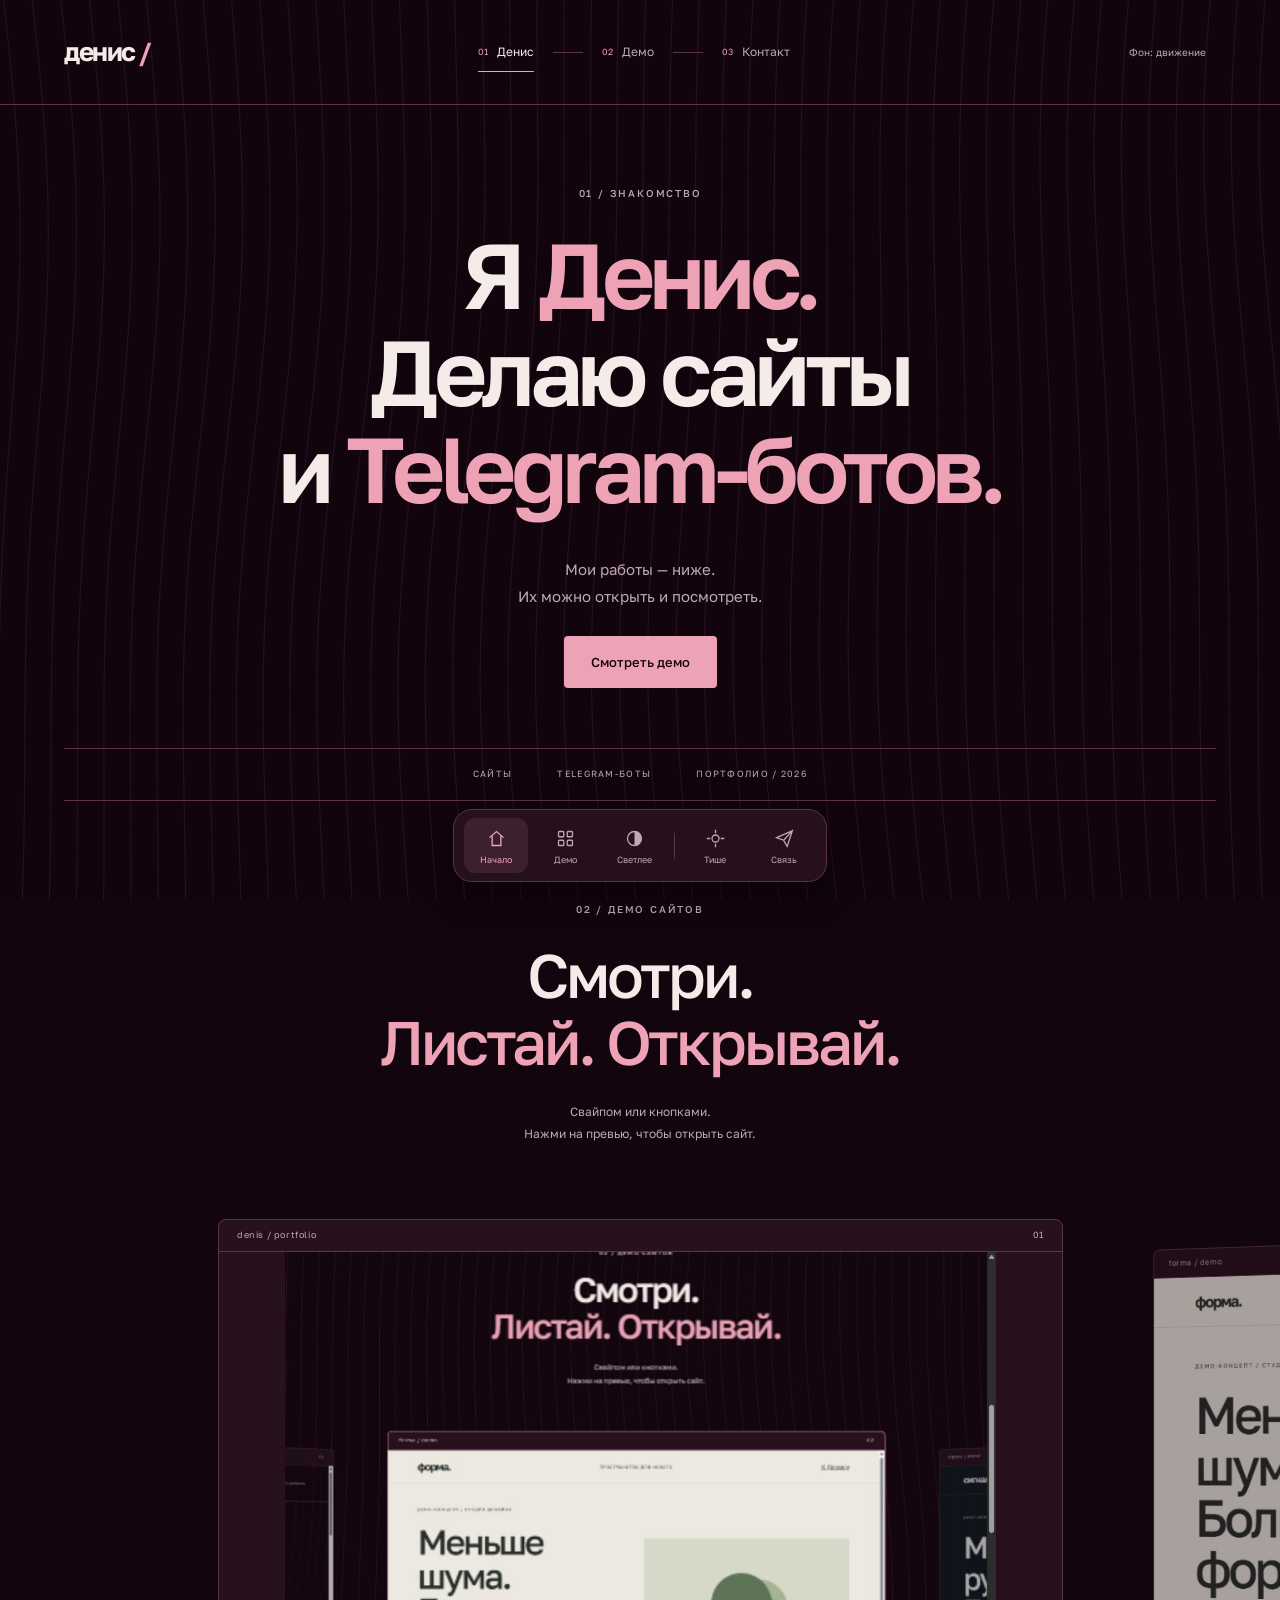
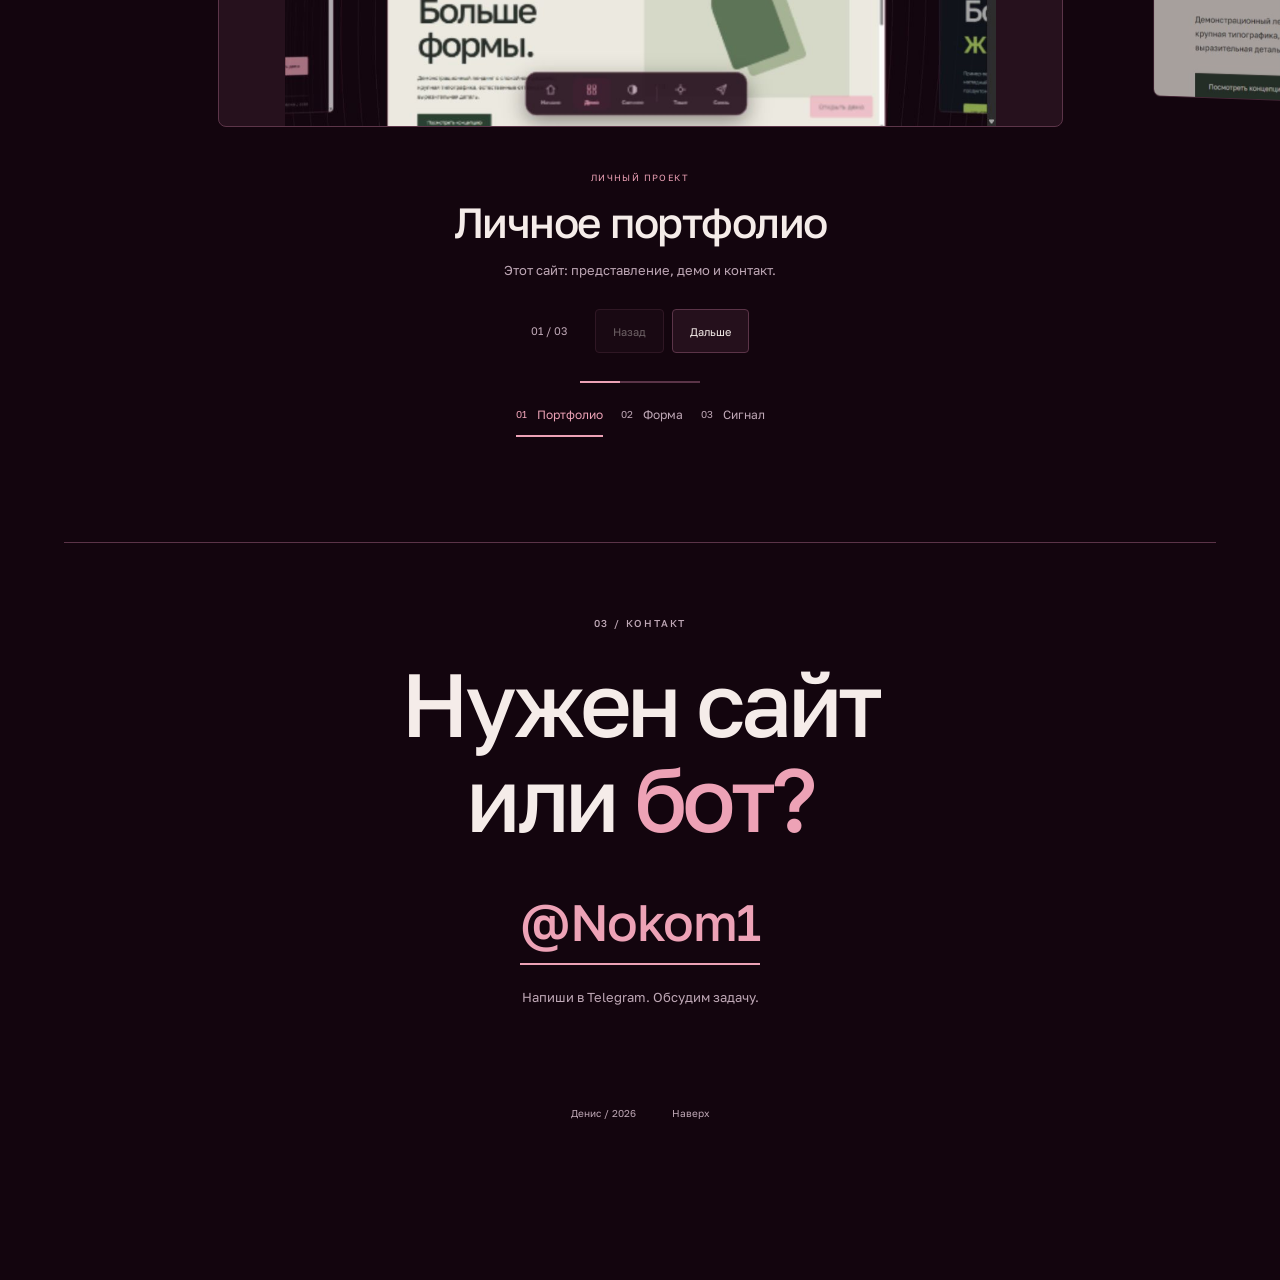
<file: index.html>
<!doctype html>
<html lang="ru">
<head>
  <meta charset="utf-8"><meta name="viewport" content="width=device-width,initial-scale=1">
  <meta name="theme-color" content="#13050e"><script>try{if(localStorage.getItem("denis-theme")==="light")document.documentElement.dataset.theme="light"}catch{}</script>
  <meta name="description" content="Денис — сайты и Telegram-боты. Посмотрите демо в галерее и напишите в Telegram: @Nokom1.">
  <title>Денис — сайты и Telegram-боты</title>
  <link rel="icon" href="favicon.svg" type="image/svg+xml">
  <link rel="stylesheet" href="style.css?v=centered-scatter">
  <script src="gallery.js?v=centered-scatter" defer></script><script src="waves.js?v=centered-scatter" defer></script><script src="scatter.js" defer></script><script src="dock.js" defer></script>
</head>
<body id="top">
  <canvas id="wave-background" aria-hidden="true"></canvas>
  <a class="skip" href="#main">Перейти к содержимому</a>
  <header class="header wrap">
    <a class="brand" href="#top" aria-label="Денис — на главную">денис<span>/</span></a>
    <nav class="roadmap" aria-label="Разделы сайта"><a href="#about"><span>01</span> Денис</a><i aria-hidden="true"></i><a href="#demos"><span>02</span> Демо</a><i aria-hidden="true"></i><a href="#contact"><span>03</span> Контакт</a></nav>
    <button id="wave-toggle" type="button" aria-pressed="false">Фон: движение</button>
  </header>
  <main id="main">
    <section id="about" class="intro wrap" aria-labelledby="intro-title">
      <p class="eyebrow">01 / ЗНАКОМСТВО</p>
      <h1 id="intro-title">Я <span>Денис.</span><br>Делаю сайты<br>и <span>Telegram-ботов.</span></h1>
      <div class="intro-bottom"><p>Мои работы — ниже.<br>Их можно открыть и посмотреть.</p><a class="button" href="#demos">Смотреть демо</a></div>
      <div class="intro-rule" aria-hidden="true"><span>САЙТЫ</span><span>TELEGRAM-БОТЫ</span><span>ПОРТФОЛИО / 2026</span></div>
    </section>
    <section id="demos" class="demos" aria-labelledby="demos-title">
      <div class="section-heading wrap"><div><p class="eyebrow">02 / ДЕМО САЙТОВ</p><h2 id="demos-title">Смотри.<br><span>Листай. Открывай.</span></h2></div><p class="gallery-hint">Свайпом или кнопками.<br>Нажми на превью, чтобы открыть сайт.</p></div>
      <div class="gallery-scene"><div class="gallery-stage"><div class="gallery" aria-roledescription="карусель">
        <div class="gallery-track" tabindex="0" role="region" aria-label="Галерея демо-сайтов. Используйте свайп или стрелки клавиатуры">
          <article class="slide" data-title="Личное портфолио" data-description="Этот сайт: представление, демо и контакт." data-kind="ЛИЧНЫЙ ПРОЕКТ" aria-roledescription="слайд" aria-label="1 из 3. Личное портфолио">
            <a class="gallery-shot" href="https://nokom1.github.io/portfolio/" target="_blank" rel="noopener noreferrer" aria-label="Открыть личное портфолио в новой вкладке"><div class="preview-bar" aria-hidden="true"><span>denis / portfolio</span><span>01</span></div><img src="portfolio-preview.jpg" width="1265" height="712" alt="Главная страница портфолио Дениса" fetchpriority="high"><span class="open-label" aria-hidden="true">Открыть сайт</span></a>
          </article>
          <article class="slide" data-title="Форма" data-description="Демо сайта вымышленной дизайн-студии." data-kind="ДЕМО-МАКЕТ" aria-roledescription="слайд" aria-label="2 из 3. Форма">
            <a class="gallery-shot" href="demo-forma.html" target="_blank" rel="noopener noreferrer" aria-label="Открыть демо-сайт Форма в новой вкладке"><div class="preview-bar" aria-hidden="true"><span>forma / demo</span><span>02</span></div><img src="forma-preview.jpg" width="1265" height="712" alt="Главная страница демо-сайта Форма" loading="lazy"><span class="open-label" aria-hidden="true">Открыть демо</span></a>
          </article>
          <article class="slide" data-title="Сигнал" data-description="Демо страницы Telegram-бота. Сам бот пока не написан." data-kind="ДЕМО-МАКЕТ" aria-roledescription="слайд" aria-label="3 из 3. Сигнал">
            <a class="gallery-shot" href="demo-signal.html" target="_blank" rel="noopener noreferrer" aria-label="Открыть демо-сайт Сигнал в новой вкладке"><div class="preview-bar" aria-hidden="true"><span>signal / demo</span><span>03</span></div><img src="signal-preview.jpg" width="1265" height="712" alt="Главная страница демо-сайта Сигнал" loading="lazy"><span class="open-label" aria-hidden="true">Открыть демо</span></a>
          </article>
        </div>
        <div class="gallery-info wrap"><div class="caption" aria-live="polite" aria-atomic="true"><p id="demo-kind">ЛИЧНЫЙ ПРОЕКТ</p><h3 id="demo-title">Личное портфолио</h3><p id="demo-description">Этот сайт: представление, демо и контакт.</p></div><div class="gallery-controls"><span id="gallery-count" aria-hidden="true">01 / 03</span><button type="button" id="gallery-prev" aria-label="Назад: предыдущее демо">Назад</button><button type="button" id="gallery-next" aria-label="Дальше: следующее демо">Дальше</button></div></div>
        <div class="gallery-progress" aria-hidden="true"><span></span></div><nav class="gallery-tabs wrap" aria-label="Выбрать демо"><button type="button" data-slide="0" aria-pressed="true">01 <span>Портфолио</span></button><button type="button" data-slide="1" aria-pressed="false">02 <span>Форма</span></button><button type="button" data-slide="2" aria-pressed="false">03 <span>Сигнал</span></button></nav>
      </div></div></div>
    </section>
    <section id="contact" class="contact wrap" aria-labelledby="contact-title"><div class="contact-inner"><p class="eyebrow">03 / КОНТАКТ</p><h2 id="contact-title">Нужен сайт<br>или <span>бот?</span></h2><a class="telegram" href="https://t.me/Nokom1" target="_blank" rel="noopener noreferrer">@Nokom1</a><p class="contact-note">Напиши в Telegram. Обсудим задачу.</p></div></section>
  </main>
  <footer class="footer wrap"><span>Денис / 2026</span><a href="#top">Наверх</a></footer>
<nav class="bottom-dock" aria-label="Быстрые действия"><a href="#about" data-section="about"><svg viewBox="0 0 24 24" fill="none" stroke="currentColor" stroke-width="1.5" aria-hidden="true"><path d="m4 11 8-7 8 7M7 9v11h10V9"/></svg><span>Начало</span></a><a href="#demos" data-section="demos"><svg viewBox="0 0 24 24" fill="none" stroke="currentColor" stroke-width="1.5" aria-hidden="true"><rect x="4" y="4" width="6" height="6" rx="1"/><rect x="14" y="4" width="6" height="6" rx="1"/><rect x="4" y="14" width="6" height="6" rx="1"/><rect x="14" y="14" width="6" height="6" rx="1"/></svg><span>Демо</span></a><button type="button" id="theme-toggle" aria-pressed="false"><svg viewBox="0 0 24 24" fill="none" stroke="currentColor" stroke-width="1.5" aria-hidden="true"><circle cx="12" cy="12" r="8"/><path d="M12 4a8 8 0 0 1 0 16Z" fill="currentColor" stroke="none"/></svg><span>Светлее</span></button><i aria-hidden="true"></i><button type="button" id="quiet-toggle" aria-pressed="false"><svg viewBox="0 0 24 24" fill="none" stroke="currentColor" stroke-width="1.5" aria-hidden="true"><path d="M12 2v4M12 18v4M2 12h4M18 12h4"/><circle cx="12" cy="12" r="4"/></svg><span>Тише</span></button><a href="#contact" data-section="contact"><svg viewBox="0 0 24 24" fill="none" stroke="currentColor" stroke-width="1.5" aria-hidden="true"><path d="m3 11 18-8-6 18-4-7-8-3Zm8 3L21 3"/></svg><span>Связь</span></a></nav></body>
</html>
</file>
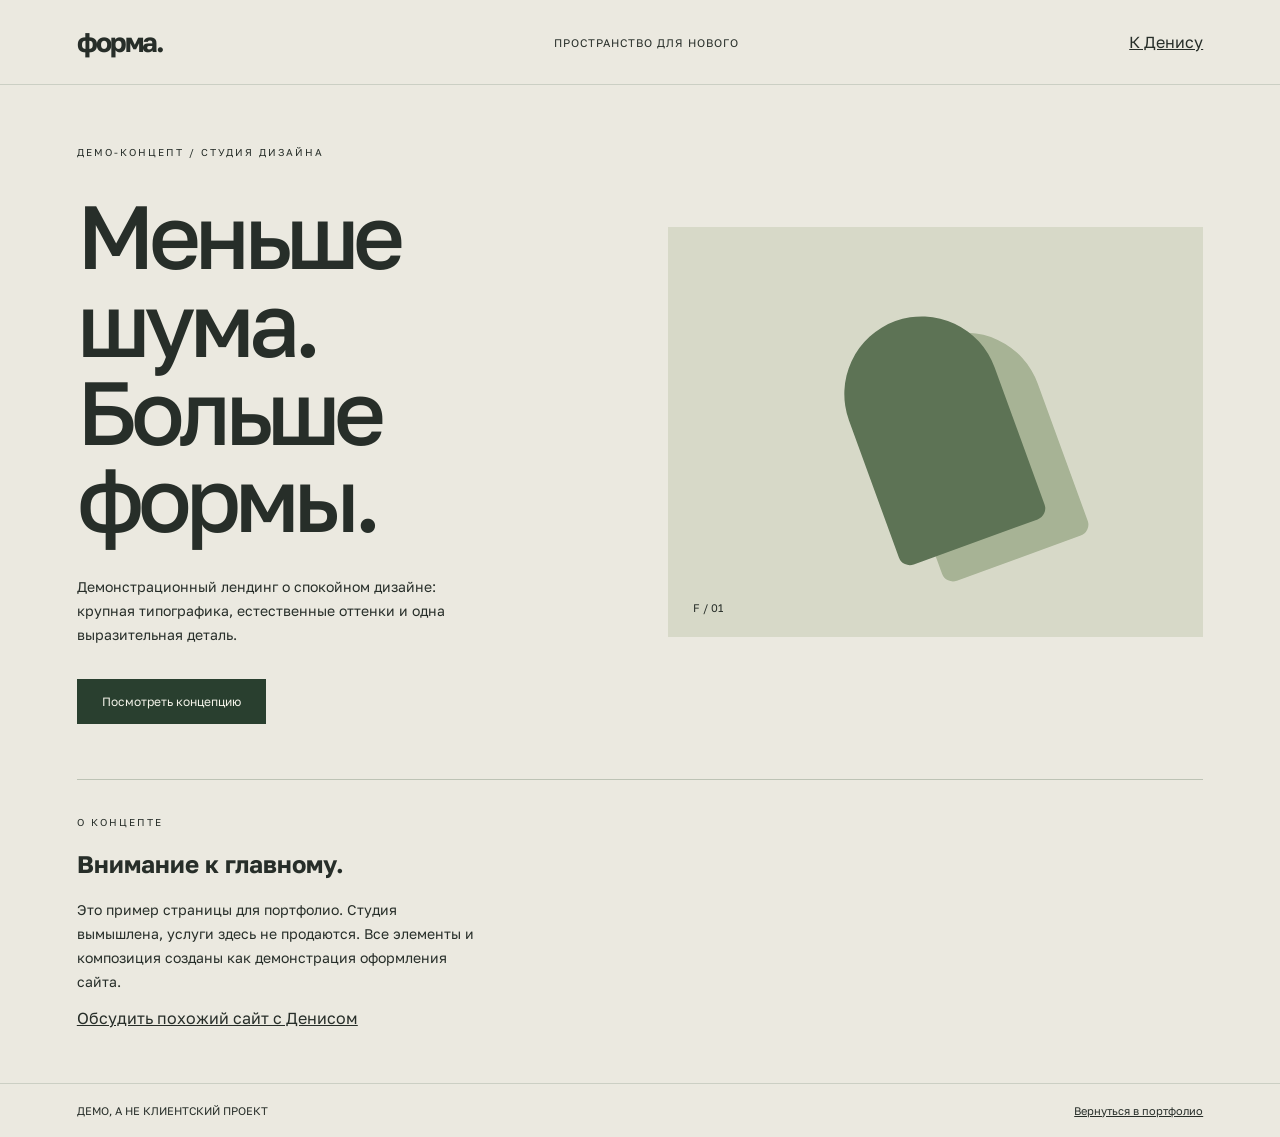
<file: demo-forma.html>
<!doctype html><html lang="ru"><head><meta charset="utf-8"><meta name="viewport" content="width=device-width,initial-scale=1"><title>Форма — демонстрационный сайт</title><link rel="stylesheet" href="https://fonts.googleapis.com/css2?family=Golos+Text:wght@400;500;600;700&display=swap"><style>*{box-sizing:border-box}body{margin:0;background:#ebe9e0;color:#272e29;font-family:'Golos Text',Arial,sans-serif}a{color:inherit}header{padding:26px 6%;display:flex;justify-content:space-between;align-items:center;border-bottom:1px solid #cbcfc4}header b{font-size:27px;letter-spacing:-2px}header span{font-size:11px;letter-spacing:1px}main{padding:55px 6%}small{font-size:10px;letter-spacing:2px}h1{font-size:clamp(48px,7vw,100px);letter-spacing:-6px;font-weight:500;line-height:.98;margin:32px 0}h1 em{font-family:inherit;font-weight:500;font-style:normal}p{font-size:14px;line-height:1.7;max-width:400px}.layout{display:grid;grid-template-columns:1fr 1fr;gap:55px;align-items:center}.object{height:410px;position:relative;background:#d7d9c8;overflow:hidden;display:grid;place-items:center}.object:before{content:'';display:block;width:155px;height:235px;background:#5d7355;border-radius:100px 100px 15px 15px;transform:rotate(-20deg);box-shadow:35px 30px 0 #a7b395}.object:after{content:'F / 01';position:absolute;left:25px;bottom:23px;font-size:11px}.button{display:inline-block;background:#293f2f;color:#f3f3e9;padding:15px 25px;font-size:12px;text-decoration:none;margin-top:18px}.note{padding:20px 6%;font-size:11px;border-top:1px solid #cbcfc4;display:flex;justify-content:space-between;gap:20px}.about{margin-top:55px;border-top:1px solid #bdc3b5;padding-top:30px}a:focus-visible{outline:3px solid #59734f;outline-offset:5px}@media(max-width:650px){.layout{grid-template-columns:1fr;gap:30px}h1{letter-spacing:-3px;font-size:60px}.object{height:280px}header span{font-size:8px}.note{flex-direction:column}main{padding-top:35px}}</style></head><body><header><b>форма.</b><span>ПРОСТРАНСТВО ДЛЯ НОВОГО</span><a href="index.html#demos"> К Денису</a></header><main><div class="layout"><div><small>ДЕМО-КОНЦЕПТ / СТУДИЯ ДИЗАЙНА</small><h1>Меньше шума.<br>Больше <em>формы.</em></h1><p>Демонстрационный лендинг о спокойном дизайне: крупная типографика, естественные оттенки и одна выразительная деталь.</p><a class="button" href="#about">Посмотреть концепцию </a></div><div class="object" role="img" aria-label="Абстрактный зелёный объект с мягкими формами"></div></div><section class="about" id="about"><small>О КОНЦЕПТЕ</small><h2>Внимание к главному.</h2><p>Это пример страницы для портфолио. Студия вымышлена, услуги здесь не продаются. Все элементы и композиция созданы как демонстрация оформления сайта.</p><a href="https://t.me/Nokom1" target="_blank" rel="noopener noreferrer">Обсудить похожий сайт с Денисом </a></section></main><footer class="note"><span>ДЕМО, А НЕ КЛИЕНТСКИЙ ПРОЕКТ</span><a href="index.html#demos">Вернуться в портфолио </a></footer></body></html>
</file>
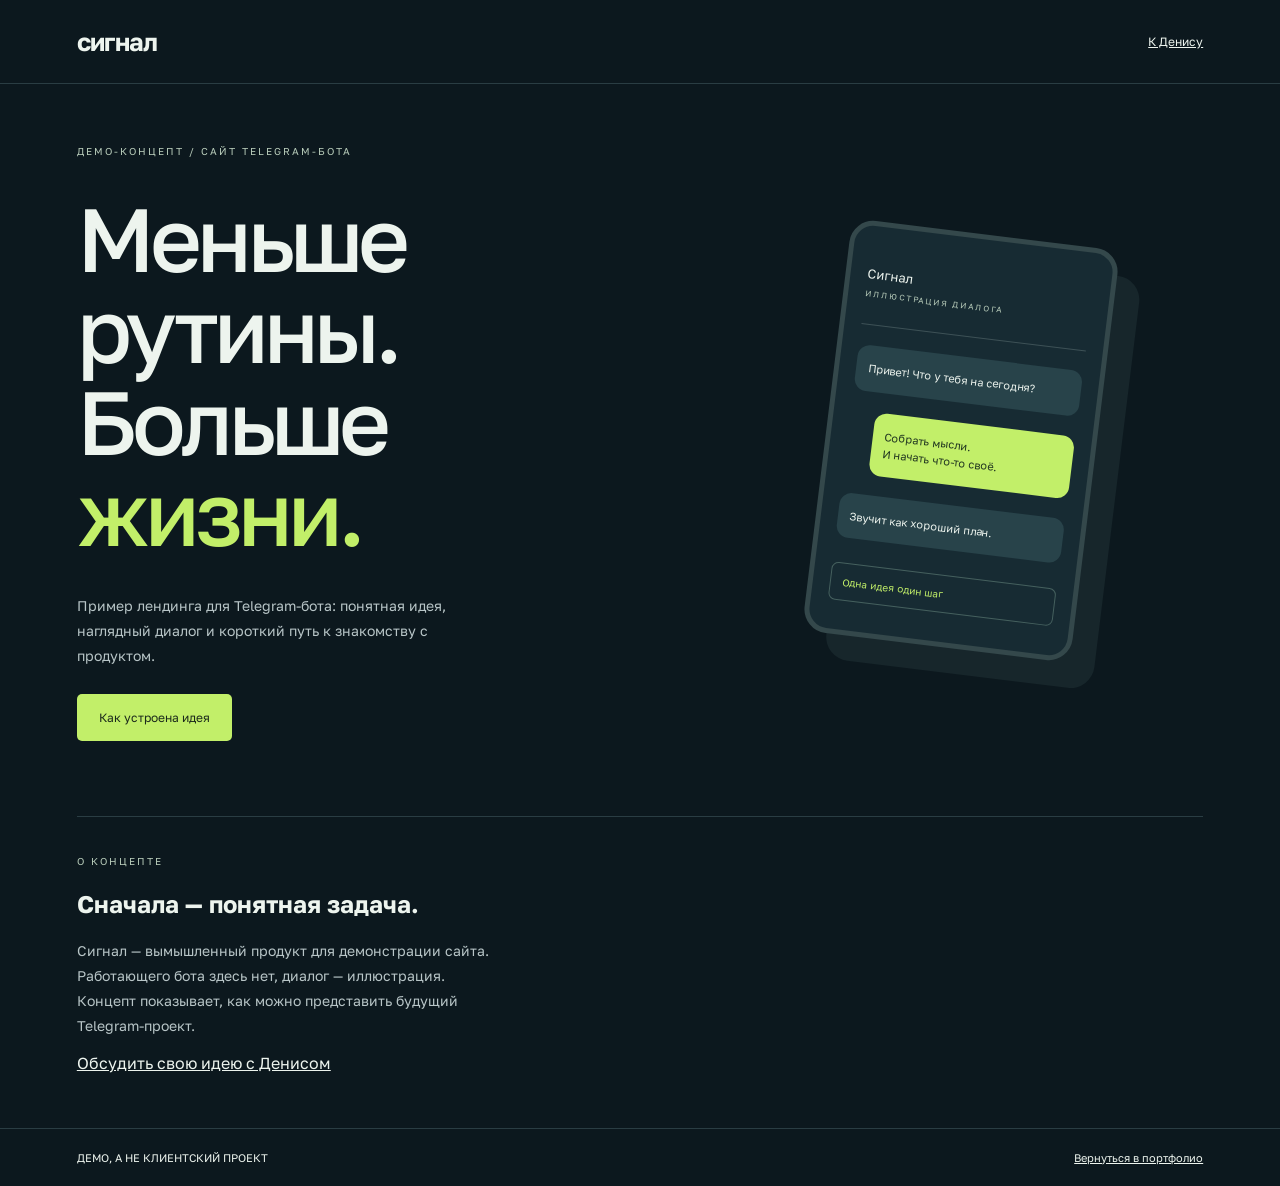
<file: demo-signal.html>
<!doctype html><html lang="ru"><head><meta charset="utf-8"><meta name="viewport" content="width=device-width,initial-scale=1"><title>Сигнал — демонстрационный сайт</title><link rel="stylesheet" href="https://fonts.googleapis.com/css2?family=Golos+Text:wght@400;500;600;700&display=swap"><style>*{box-sizing:border-box}body{margin:0;background:#0c181e;color:#edf4ee;font-family:'Golos Text',Arial,sans-serif}a{color:inherit}header{padding:26px 6%;display:flex;align-items:center;justify-content:space-between;border-bottom:1px solid #2a3d43}header b{font-size:25px;letter-spacing:-1px}header b span{color:#c2ef69}header a{font-size:12px}main{padding:55px 6%}.layout{display:grid;grid-template-columns:1.2fr 1fr;gap:60px;align-items:center}small{font-size:10px;letter-spacing:2px;color:#b8ccba}h1{font-size:clamp(50px,7vw,96px);letter-spacing:-5px;line-height:1.02;font-weight:500;margin:34px 0}h1 span{color:#c2ef69}p{font-size:14px;line-height:1.8;max-width:420px;color:#b8c5c7}.button{display:inline-block;background:#c2ef69;color:#1b291b;text-decoration:none;font-size:12px;padding:16px 22px;border-radius:5px;margin-top:12px}.phone{width:270px;max-width:100%;min-height:415px;border-radius:24px;background:#172b33;border:5px solid #34484b;margin:auto;padding:25px 17px;transform:rotate(7deg);box-shadow:25px 25px 0 #17262b}.phone-top{font-size:13px;padding:15px 0 25px;border-bottom:1px solid #3d5156}.phone-top small{display:block;font-size:8px;margin-top:7px}.message{padding:14px 12px;background:#28434a;border-radius:12px;font-size:11px;line-height:1.6;margin-top:20px}.message.reply{background:#c2ef69;color:#203520;margin-left:25px}.phone-buttons{border:1px solid #45605e;border-radius:7px;padding:12px;font-size:10px;color:#c2ef69;margin-top:25px}.about{border-top:1px solid #2a3d43;padding-top:32px;margin-top:75px}footer{padding:22px 6%;font-size:11px;border-top:1px solid #2a3d43;display:flex;justify-content:space-between}a:focus-visible{outline:3px solid #c2ef69;outline-offset:5px}@media(max-width:650px){.layout{grid-template-columns:1fr;gap:45px}h1{font-size:60px;letter-spacing:-3px}.phone{width:240px;min-height:370px}main{padding-top:35px}footer{gap:25px;flex-direction:column}}</style></head><body><header><b>сигнал<span></span></b><a href="index.html#demos"> К Денису</a></header><main><div class="layout"><div><small>ДЕМО-КОНЦЕПТ / САЙТ TELEGRAM-БОТА</small><h1>Меньше рутины.<br>Больше <span>жизни.</span></h1><p>Пример лендинга для Telegram-бота: понятная идея, наглядный диалог и короткий путь к знакомству с продуктом.</p><a class="button" href="#about">Как устроена идея </a></div><div class="phone" aria-label="Иллюстрация переписки с вымышленным ботом"><div class="phone-top">Сигнал<small>ИЛЛЮСТРАЦИЯ ДИАЛОГА</small></div><div class="message">Привет! Что у тебя на сегодня?</div><div class="message reply">Собрать мысли.<br>И начать что-то своё.</div><div class="message">Звучит как хороший план.</div><div class="phone-buttons">Одна идея  один шаг </div></div></div><section id="about" class="about"><small>О КОНЦЕПТЕ</small><h2>Сначала — понятная задача.</h2><p>Сигнал — вымышленный продукт для демонстрации сайта. Работающего бота здесь нет, диалог — иллюстрация. Концепт показывает, как можно представить будущий Telegram-проект.</p><a href="https://t.me/Nokom1" target="_blank" rel="noopener noreferrer">Обсудить свою идею с Денисом </a></section></main><footer><span>ДЕМО, А НЕ КЛИЕНТСКИЙ ПРОЕКТ</span><a href="index.html#demos">Вернуться в портфолио </a></footer></body></html>
</file>
<file: style.css>
@import url('https://fonts.googleapis.com/css2?family=Golos+Text:wght@400;500;600;700;800&display=swap');
:root{--bg:#13050e;--surface:#25101c;--ink:#f5ece9;--muted:#bfa8b6;--accent:#eda2b6;--line:#5b3448;--wave-color:#78415d;--font:'Golos Text',Arial,sans-serif}
*{box-sizing:border-box}html{scroll-behavior:smooth;scroll-padding-top:105px}body{margin:0;background:var(--bg);color:var(--ink);font:16px/1.6 var(--font);overflow-x:clip}button,input,textarea,a{font-family:inherit}button{cursor:pointer}button,a{-webkit-tap-highlight-color:transparent;touch-action:manipulation}a{color:inherit;text-decoration:none}a:focus-visible,button:focus-visible,.gallery-track:focus-visible{outline:3px solid var(--accent);outline-offset:5px}::selection{background:var(--accent);color:var(--bg)}.wrap{max-width:1440px;margin-inline:auto;padding-inline:64px}#wave-background{position:fixed;inset:0;width:100%;height:100%;pointer-events:none;z-index:-1;opacity:.28}body{isolation:isolate}.skip{position:absolute;top:-100px;left:20px;background:var(--ink);color:var(--bg);padding:12px 18px;z-index:50}.skip:focus{top:15px}.header{position:relative;z-index:5;height:105px;display:flex;justify-content:space-between;gap:24px;align-items:center;border-bottom:1px solid var(--line)}.brand{font-size:26px;font-weight:700;letter-spacing:-1.5px;display:flex;align-items:center;min-height:44px}.brand span{color:var(--accent);padding-left:4px}.roadmap{display:flex;align-items:center;gap:19px}.roadmap a{display:inline-flex;gap:9px;align-items:center;min-height:44px;font-size:12px;color:var(--muted)}.roadmap a span{font-size:9px;color:var(--accent)}.roadmap a:hover,.roadmap a[aria-current]{color:var(--ink)}.roadmap i{height:1px;width:30px;background:var(--line)}#wave-toggle{font-size:10px;min-height:44px;color:var(--muted);background:transparent;border:0;padding:10px}.eyebrow{font-size:10px;letter-spacing:1.8px;color:var(--muted);font-weight:500;margin:0 0 25px}.intro{padding-top:80px;padding-bottom:0}.intro h1{font-weight:600;font-size:clamp(52px,7.2vw,102px);line-height:1.05;letter-spacing:-.06em;margin:0;max-width:1100px}.intro h1 span,h2 span{color:var(--accent)}.intro-bottom{display:flex;justify-content:space-between;align-items:end;gap:30px;margin-top:40px}.intro-bottom p{font-size:15px;line-height:1.8;color:var(--muted);margin:0}.button{min-height:52px;background:var(--accent);color:var(--bg);padding:15px 27px;border-radius:4px;font-size:13px;font-weight:500;display:inline-flex;align-items:center;transition:background .2s}.button:hover{background:var(--ink)}.intro-rule{border-block:1px solid var(--line);margin-top:60px;padding:18px 0;display:flex;gap:40px;font-size:9px;letter-spacing:1.3px;color:var(--muted)}.intro-rule>span:last-child{margin-left:auto}.demos{padding-top:100px}.section-heading{display:flex;gap:32px;justify-content:space-between;align-items:end;margin-bottom:40px}h2{font-size:clamp(40px,4.8vw,67px);font-weight:500;letter-spacing:-.05em;line-height:1.09;margin:0}.gallery-hint{font-size:12px;line-height:1.9;color:var(--muted);margin:0 0 5px}.gallery{--slide-width:min(70vw,940px);position:relative}.gallery-track{position:relative;display:flex;gap:32px;padding:28px calc((100% - var(--slide-width))/2) 32px;overflow-x:auto;overflow-y:hidden;scroll-snap-type:x mandatory;scroll-padding-inline:calc((100% - var(--slide-width))/2);scrollbar-width:none;overscroll-behavior-x:contain;align-items:center}.gallery-track::-webkit-scrollbar{display:none}.slide{flex:0 0 var(--slide-width);min-width:0;scroll-snap-align:center;scroll-snap-stop:always;transform:perspective(1400px) rotateY(var(--angle,0deg)) scale(var(--scale,1));transform-origin:center;transition:transform .18s linear,opacity .18s;opacity:var(--opacity,1)}.gallery-shot{display:block;position:relative;border:1px solid var(--line);border-radius:8px;overflow:hidden;background:var(--surface)}.preview-bar{height:32px;display:flex;justify-content:space-between;align-items:center;gap:20px;padding:0 18px;color:var(--muted);font-size:9px;letter-spacing:.6px;border-bottom:1px solid var(--line)}.gallery-shot img{display:block;width:100%;height:auto;aspect-ratio:16/9;object-fit:contain;object-position:top}.open-label{position:absolute;right:20px;bottom:20px;font-size:11px;padding:10px 15px;color:var(--bg);background:var(--accent);border-radius:4px;opacity:0;transition:opacity .2s}.gallery-shot:hover .open-label,.gallery-shot:focus-visible .open-label{opacity:1}.gallery-info{display:flex;justify-content:space-between;gap:40px;align-items:start;padding-top:12px}.caption{min-height:140px;max-width:720px}.caption>p:first-child{color:var(--accent);font-size:9px;letter-spacing:1.4px;margin:0 0 11px}.caption h3{font-size:clamp(26px,3.3vw,43px);font-weight:500;letter-spacing:-1.5px;line-height:1.2;margin:0 0 12px}.caption>p:last-child{color:var(--muted);font-size:13px;line-height:1.8;margin:0;min-height:3.6em}.gallery-controls{display:flex;align-items:center;gap:8px;padding-top:6px;flex:none}#gallery-count{color:var(--muted);font-size:11px;white-space:nowrap;margin-right:20px}.gallery-controls button{font-size:11px;color:var(--ink);padding:11px 17px;border:1px solid var(--line);border-radius:4px;background:var(--surface);min-height:44px}.gallery-controls button:hover{border-color:var(--accent)}.gallery-controls button:disabled{opacity:.4;cursor:default}.gallery-tabs{display:flex;gap:18px;margin-top:10px}.gallery-tabs button{font-size:10px;min-height:44px;padding:10px 0;display:flex;align-items:center;gap:10px;color:var(--muted);background:none;border:0;border-bottom:2px solid transparent}.gallery-tabs button span{font-size:12px}.gallery-tabs button[aria-pressed=true]{color:var(--accent);border-color:var(--accent)}.contact{padding-top:105px}.contact-inner{border-top:1px solid var(--line);padding-block:72px 45px}.contact h2{font-size:clamp(54px,7vw,98px);line-height:1.06}.telegram{display:inline-flex;align-items:center;min-height:70px;color:var(--accent);border-bottom:2px solid var(--accent);font-size:clamp(30px,4vw,53px);font-weight:500;letter-spacing:-1.5px;margin-top:35px;transition:color .2s,border-color .2s}.telegram:hover{color:var(--ink);border-color:var(--ink)}.contact-note{color:var(--muted);font-size:13px;margin-top:22px}.footer{padding-block:25px 35px;display:flex;justify-content:space-between;gap:20px;align-items:center;font-size:10px;color:var(--muted)}.footer a{min-height:44px;display:flex;align-items:center}main,header,footer{position:relative}
@media(max-width:1050px){.wrap{padding-inline:36px}.header{gap:20px}.roadmap{gap:12px}.roadmap i{width:15px}.intro{padding-top:60px}.intro h1{font-size:8vw}.section-heading{gap:25px}.gallery{--slide-width:76vw}.gallery-info{gap:25px}.gallery-controls{gap:6px}#gallery-count{margin-right:10px}.gallery-controls button{padding-inline:12px}.gallery-hint{font-size:11px;max-width:220px}}
@media(max-width:700px){html{scroll-padding-top:25px}.wrap{padding-inline:22px}.header{height:auto;min-height:116px;flex-wrap:wrap;padding-top:18px;padding-bottom:16px;gap:3px 20px}.brand{font-size:23px}.roadmap{order:3;width:100%;justify-content:space-between;gap:8px}.roadmap a{font-size:11px;gap:7px;min-height:35px}.roadmap i{width:25px}#wave-toggle{font-size:9px;margin-left:auto;padding-right:0}.intro{padding-top:43px}.eyebrow{font-size:8px;letter-spacing:1.3px;margin-bottom:20px}.intro h1{font-size:clamp(39px,9vw,61px);line-height:1.1;letter-spacing:-.06em}.intro-bottom{align-items:start;flex-direction:column;gap:24px;margin-top:27px}.intro-bottom p{font-size:13px}.button{font-size:12px;min-height:48px;padding:12px 22px}.intro-rule{margin-top:38px;gap:16px;font-size:7px;letter-spacing:.5px;padding-block:15px}.intro-rule>span:last-child{margin-left:auto}.demos{padding-top:60px}.section-heading{display:block;margin-bottom:20px}h2{font-size:clamp(34px,8vw,49px);letter-spacing:-.05em;line-height:1.12}.gallery-hint{font-size:11px;margin:22px 0 0;max-width:none}.gallery-hint br{display:none}.gallery{--slide-width:84vw}.gallery-track{gap:16px;padding-top:18px;padding-bottom:24px}.preview-bar{height:25px;padding-inline:11px;font-size:7px}.gallery-shot{border-radius:5px}.open-label{display:none}.gallery-info{flex-direction:column;gap:6px;padding-top:8px}.caption{min-height:130px;width:100%}.caption h3{font-size:30px;letter-spacing:-1px}.caption>p:first-child{font-size:8px}.caption>p:last-child{font-size:12px}.gallery-controls{width:100%;justify-content:flex-end;padding-top:0}#gallery-count{margin-right:auto}.gallery-controls button{min-height:44px;padding-inline:20px}.gallery-tabs{gap:18px;margin-top:20px}.gallery-tabs button{gap:7px;font-size:8px}.gallery-tabs button span{font-size:11px}.contact{padding-top:66px}.contact-inner{padding-block:46px 20px}.contact h2{font-size:clamp(49px,12vw,72px)}.telegram{font-size:36px;min-height:60px;margin-top:24px}.contact-note{font-size:12px}.footer{font-size:9px;padding-top:15px}#wave-background{opacity:.23}}
@media(max-width:360px){.roadmap i{width:13px}.roadmap a{font-size:10px}.gallery-tabs{gap:14px}.gallery-tabs button span{font-size:10px}.intro-rule{font-size:6px;gap:11px}}
@media(prefers-reduced-motion:reduce){html{scroll-behavior:auto}*,*:before,*:after{transition:none!important;animation:none!important}.slide{transform:none!important;opacity:1}}
/* Centred composition and the returned navigation dock. */
html{scroll-padding-bottom:120px}body{padding-bottom:110px}.intro{text-align:center}.intro h1{margin-inline:auto}.intro-bottom{flex-direction:column;align-items:center;gap:26px}.intro-bottom p{text-align:center}.intro-rule{justify-content:center;gap:45px}.intro-rule>span:last-child{margin-left:0}.section-heading{flex-direction:column;align-items:center;text-align:center;gap:25px}.gallery-hint{max-width:none}.gallery-info{flex-direction:column;align-items:center;gap:8px;text-align:center}.caption{max-width:760px;min-height:122px}.caption>p:last-child{min-height:0}.gallery-controls{padding:8px 0 0;justify-content:center}.gallery-tabs{justify-content:center}.contact-inner{text-align:center}.footer{justify-content:center;gap:36px}.gallery-progress{height:2px;width:120px;max-width:50%;margin:28px auto 0;background:var(--line);overflow:hidden}.gallery-progress>span{display:block;transform:scaleX(.3333);transform-origin:left;background:var(--accent);height:100%;transition:transform .4s ease}.gallery-shot{transform:translate3d(var(--scatter-x,0px),0,0) rotate(var(--scatter-angle,0deg));opacity:var(--scatter-opacity,1);transform-origin:center;will-change:transform}.gallery-shot:focus-visible{transform:none!important;opacity:1!important}.gallery-stage{position:relative}.gallery-scene.scatter-enabled .gallery-stage{position:sticky;top:24px}.gallery-scene{overflow:clip}.gallery-track{isolation:isolate}.gallery-shot:hover{border-color:var(--accent)}.brand span{display:inline-block;transition:transform .3s}.brand:hover span{transform:rotate(-18deg)}.roadmap a{position:relative}.roadmap a:after{content:'';position:absolute;bottom:2px;left:0;right:0;height:1px;background:var(--accent);transform:scaleX(0);transition:transform .25s}.roadmap a:hover:after,.roadmap a[aria-current]:after{transform:scaleX(1)}
.bottom-dock{position:fixed;left:50%;bottom:18px;transform:translateX(-50%);z-index:30;display:flex;gap:5px;align-items:center;padding:8px 10px;background:#28121fee;border:1px solid #754256;border-radius:19px;box-shadow:0 12px 36px #0006}.bottom-dock>a,.bottom-dock>button{display:flex;flex-direction:column;align-items:center;justify-content:center;gap:6px;min-width:64px;min-height:55px;padding:8px;border:0;border-radius:11px;background:none;color:var(--muted);font-size:9px;line-height:1;transition:color .2s,background .2s,transform .2s}.bottom-dock svg{width:21px;height:21px}.bottom-dock i{height:26px;width:1px;background:var(--line);margin-inline:3px}.bottom-dock a:hover,.bottom-dock button:hover{color:var(--ink);background:#49263a;transform:translateY(-4px)}.bottom-dock [aria-current],.bottom-dock [aria-pressed=true]{color:var(--accent);background:#3c2030}.bottom-dock button:disabled{cursor:default}.quiet-mode *,.quiet-mode *:before,.quiet-mode *:after{animation:none!important;transition:none!important}.quiet-mode{scroll-behavior:auto}.quiet-mode .slide,.quiet-mode .gallery-shot{transform:none!important;opacity:1!important}.quiet-mode .bottom-dock a:hover,.quiet-mode .bottom-dock button:hover{transform:none}.quiet-mode .gallery-shot{will-change:auto}
@media(max-width:700px){.intro-bottom{align-items:center}.intro-rule{gap:20px}.section-heading{gap:12px}.gallery-hint{margin-top:8px}.gallery-controls{width:auto;gap:8px}#gallery-count{margin-right:10px}.caption{min-height:132px}.gallery-info{gap:0}.gallery-tabs{gap:18px}.bottom-dock{max-width:calc(100% - 20px);bottom:12px;padding:6px;gap:2px;border-radius:16px}.bottom-dock>a,.bottom-dock>button{min-width:50px;min-height:52px;padding:6px;font-size:8px}.bottom-dock svg{width:19px;height:19px}.bottom-dock i{margin-inline:1px}.gallery-progress{margin-top:23px;width:90px}.gallery-shot{will-change:auto}}
@media(max-width:350px){.bottom-dock>a,.bottom-dock>button{min-width:46px;font-size:7px}.intro-rule{gap:13px}}
@media(prefers-reduced-motion:reduce){.gallery-shot{transform:none!important;opacity:1!important;will-change:auto}.bottom-dock a:hover,.bottom-dock button:hover{transform:none}}
:root{--dock-bg:#28121fee;--dock-hover:#49263a;--dock-selected:#3c2030;--dock-shadow:#0006}
:root[data-theme=light]{--bg:#fff8fa;--surface:#f4dce5;--ink:#391022;--muted:#775163;--accent:#70243f;--line:#d9aebf;--wave-color:#b3768e;--dock-bg:#f9e5edee;--dock-hover:#ebc8d7;--dock-selected:#e7bece;--dock-shadow:#6c284320;color-scheme:light}
:root:not([data-theme=light]){color-scheme:dark}.bottom-dock{background:var(--dock-bg);border-color:var(--line);box-shadow:0 12px 36px var(--dock-shadow)}.bottom-dock a:hover,.bottom-dock button:hover{background:var(--dock-hover)}.bottom-dock [aria-current],.bottom-dock [aria-pressed=true]{background:var(--dock-selected)}
[data-theme=light] #wave-background{opacity:.36}[data-theme=light] .button{color:var(--bg)}[data-theme=light] .open-label{color:var(--bg)}
/* Settle into a framed gallery, then send the selected cover upward and neighbours outward. */
.gallery-shot{transform:translate3d(var(--scatter-x,0px),var(--scatter-y,0px),0) rotate(var(--scatter-angle,0deg)) scale(var(--scatter-scale,1))}
@media(min-width:701px){.gallery{--slide-width:min(66vw,860px)}}
@media(min-width:701px) and (max-height:850px){.gallery{--slide-width:min(60vw,740px)}.gallery-shot img{max-height:calc(100svh - 410px);min-height:150px;object-fit:contain}.caption{min-height:105px}.gallery-track{padding-top:16px;padding-bottom:16px}.gallery-progress{margin-top:14px}.gallery-tabs{margin-top:5px}}
</file>
